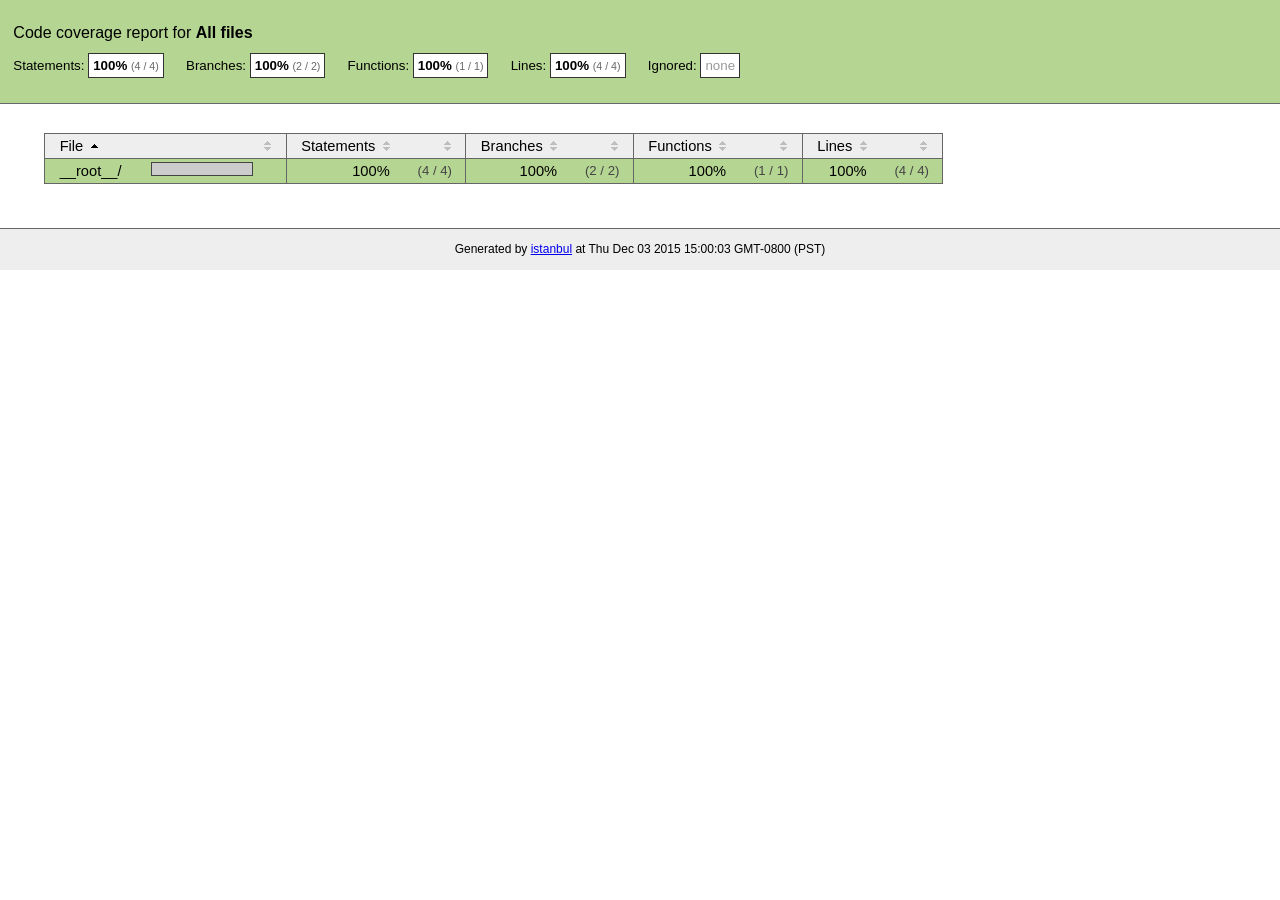
<file: server/node_modules/unique-filename/coverage/index.html>
<!doctype html>
<html lang="en">
<head>
    <title>Code coverage report for All files</title>
    <meta charset="utf-8">
    <link rel="stylesheet" href="prettify.css">
    <link rel="stylesheet" href="base.css">
    <style type='text/css'>
        div.coverage-summary .sorter {
            background-image: url(sort-arrow-sprite.png);
        }
    </style>
</head>
<body>
<div class="header high">
    <h1>Code coverage report for <span class="entity">All files</span></h1>
    <h2>
        Statements: <span class="metric">100% <small>(4 / 4)</small></span> &nbsp;&nbsp;&nbsp;&nbsp;
        Branches: <span class="metric">100% <small>(2 / 2)</small></span> &nbsp;&nbsp;&nbsp;&nbsp;
        Functions: <span class="metric">100% <small>(1 / 1)</small></span> &nbsp;&nbsp;&nbsp;&nbsp;
        Lines: <span class="metric">100% <small>(4 / 4)</small></span> &nbsp;&nbsp;&nbsp;&nbsp;
        Ignored: <span class="metric"><span class="ignore-none">none</span></span> &nbsp;&nbsp;&nbsp;&nbsp;
    </h2>
    <div class="path"></div>
</div>
<div class="body">
<div class="coverage-summary">
<table>
<thead>
<tr>
   <th data-col="file" data-fmt="html" data-html="true" class="file">File</th>
   <th data-col="pic" data-type="number" data-fmt="html" data-html="true" class="pic"></th>
   <th data-col="statements" data-type="number" data-fmt="pct" class="pct">Statements</th>
   <th data-col="statements_raw" data-type="number" data-fmt="html" class="abs"></th>
   <th data-col="branches" data-type="number" data-fmt="pct" class="pct">Branches</th>
   <th data-col="branches_raw" data-type="number" data-fmt="html" class="abs"></th>
   <th data-col="functions" data-type="number" data-fmt="pct" class="pct">Functions</th>
   <th data-col="functions_raw" data-type="number" data-fmt="html" class="abs"></th>
   <th data-col="lines" data-type="number" data-fmt="pct" class="pct">Lines</th>
   <th data-col="lines_raw" data-type="number" data-fmt="html" class="abs"></th>
</tr>
</thead>
<tbody><tr>
	<td class="file high" data-value="__root__/"><a href="__root__/index.html">__root__/</a></td>
	<td data-value="100" class="pic high"><span class="cover-fill cover-full" style="width: 100px;"></span><span class="cover-empty" style="width:0px;"></span></td>
	<td data-value="100" class="pct high">100%</td>
	<td data-value="4" class="abs high">(4&nbsp;/&nbsp;4)</td>
	<td data-value="100" class="pct high">100%</td>
	<td data-value="2" class="abs high">(2&nbsp;/&nbsp;2)</td>
	<td data-value="100" class="pct high">100%</td>
	<td data-value="1" class="abs high">(1&nbsp;/&nbsp;1)</td>
	<td data-value="100" class="pct high">100%</td>
	<td data-value="4" class="abs high">(4&nbsp;/&nbsp;4)</td>
	</tr>

</tbody>
</table>
</div>
</div>
<div class="footer">
    <div class="meta">Generated by <a href="http://istanbul-js.org/" target="_blank">istanbul</a> at Thu Dec 03 2015 15:00:03 GMT-0800 (PST)</div>
</div>
<script src="prettify.js"></script>
<script>
window.onload = function () {
        if (typeof prettyPrint === 'function') {
            prettyPrint();
        }
};
</script>
<script src="sorter.js"></script>
</body>
</html>
</file>
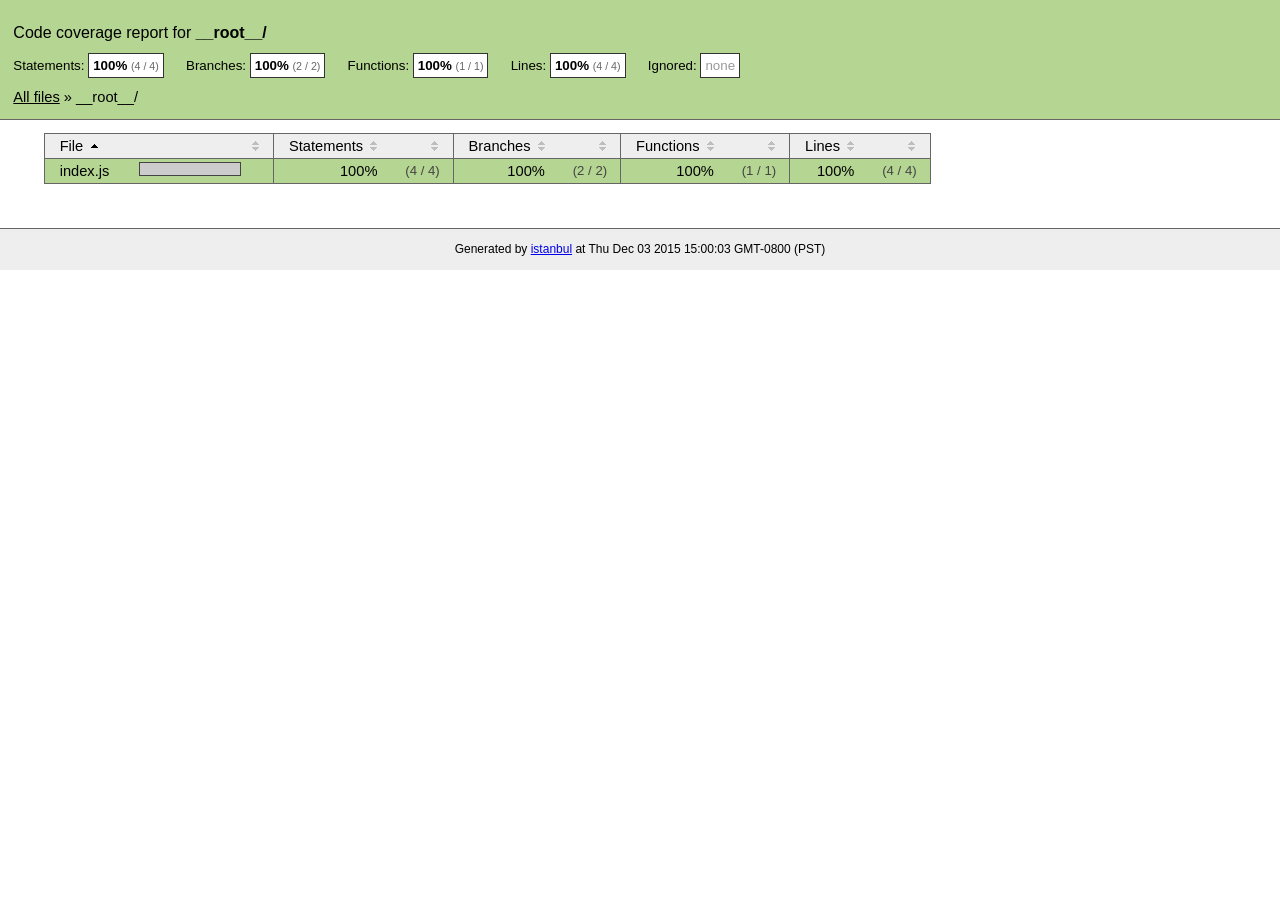
<file: server/node_modules/unique-filename/coverage/__root__/index.html>
<!doctype html>
<html lang="en">
<head>
    <title>Code coverage report for __root__/</title>
    <meta charset="utf-8">
    <link rel="stylesheet" href="../prettify.css">
    <link rel="stylesheet" href="../base.css">
    <style type='text/css'>
        div.coverage-summary .sorter {
            background-image: url(../sort-arrow-sprite.png);
        }
    </style>
</head>
<body>
<div class="header high">
    <h1>Code coverage report for <span class="entity">__root__/</span></h1>
    <h2>
        Statements: <span class="metric">100% <small>(4 / 4)</small></span> &nbsp;&nbsp;&nbsp;&nbsp;
        Branches: <span class="metric">100% <small>(2 / 2)</small></span> &nbsp;&nbsp;&nbsp;&nbsp;
        Functions: <span class="metric">100% <small>(1 / 1)</small></span> &nbsp;&nbsp;&nbsp;&nbsp;
        Lines: <span class="metric">100% <small>(4 / 4)</small></span> &nbsp;&nbsp;&nbsp;&nbsp;
        Ignored: <span class="metric"><span class="ignore-none">none</span></span> &nbsp;&nbsp;&nbsp;&nbsp;
    </h2>
    <div class="path"><a href="../index.html">All files</a> &#187; __root__/</div>
</div>
<div class="body">
<div class="coverage-summary">
<table>
<thead>
<tr>
   <th data-col="file" data-fmt="html" data-html="true" class="file">File</th>
   <th data-col="pic" data-type="number" data-fmt="html" data-html="true" class="pic"></th>
   <th data-col="statements" data-type="number" data-fmt="pct" class="pct">Statements</th>
   <th data-col="statements_raw" data-type="number" data-fmt="html" class="abs"></th>
   <th data-col="branches" data-type="number" data-fmt="pct" class="pct">Branches</th>
   <th data-col="branches_raw" data-type="number" data-fmt="html" class="abs"></th>
   <th data-col="functions" data-type="number" data-fmt="pct" class="pct">Functions</th>
   <th data-col="functions_raw" data-type="number" data-fmt="html" class="abs"></th>
   <th data-col="lines" data-type="number" data-fmt="pct" class="pct">Lines</th>
   <th data-col="lines_raw" data-type="number" data-fmt="html" class="abs"></th>
</tr>
</thead>
<tbody><tr>
	<td class="file high" data-value="index.js"><a href="index.js.html">index.js</a></td>
	<td data-value="100" class="pic high"><span class="cover-fill cover-full" style="width: 100px;"></span><span class="cover-empty" style="width:0px;"></span></td>
	<td data-value="100" class="pct high">100%</td>
	<td data-value="4" class="abs high">(4&nbsp;/&nbsp;4)</td>
	<td data-value="100" class="pct high">100%</td>
	<td data-value="2" class="abs high">(2&nbsp;/&nbsp;2)</td>
	<td data-value="100" class="pct high">100%</td>
	<td data-value="1" class="abs high">(1&nbsp;/&nbsp;1)</td>
	<td data-value="100" class="pct high">100%</td>
	<td data-value="4" class="abs high">(4&nbsp;/&nbsp;4)</td>
	</tr>

</tbody>
</table>
</div>
</div>
<div class="footer">
    <div class="meta">Generated by <a href="http://istanbul-js.org/" target="_blank">istanbul</a> at Thu Dec 03 2015 15:00:03 GMT-0800 (PST)</div>
</div>
<script src="../prettify.js"></script>
<script>
window.onload = function () {
        if (typeof prettyPrint === 'function') {
            prettyPrint();
        }
};
</script>
<script src="../sorter.js"></script>
</body>
</html>
</file>
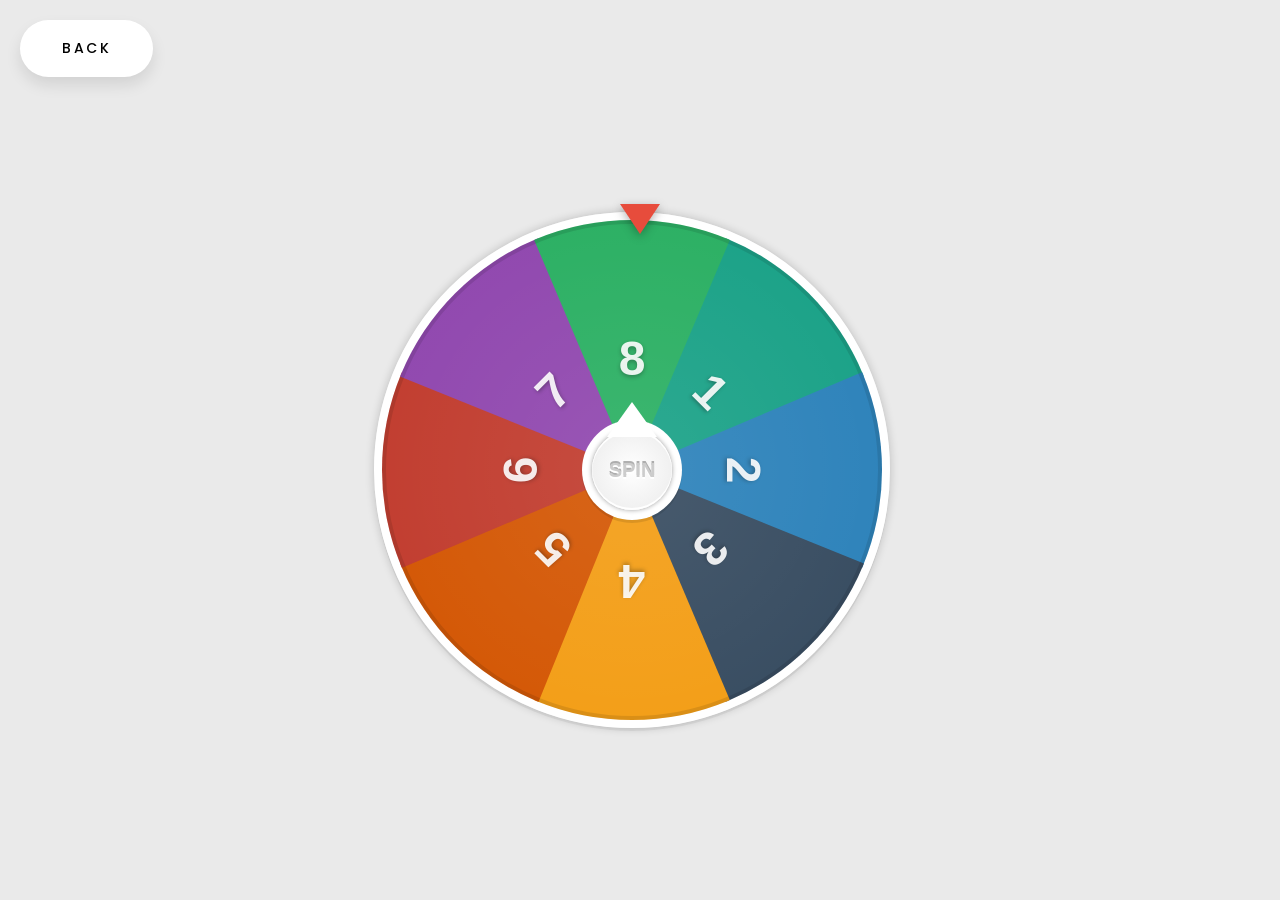
<file: spin/spinv1.html>
<!DOCTYPE html>
<html lang="en">
<head>
  <meta charset="UTF-8">
  <meta name="viewport" content="width=device-width, initial-scale=1.0">
  <link rel="stylesheet" href="https://cdnjs.cloudflare.com/ajax/libs/font-awesome/4.7.0/css/font-awesome.min.css">
  <link rel="stylesheet" href="spinv1.css">
  <link rel="stylesheet" href="spin-button.css">
  <title>Spin Wheel</title>
</head>
<body>

<a href="../Home/index.html" class="back">Back</a>

<div id="wrapper">
  <div id="pointer"></div>
  <div id="wheel">
    <div id="inner-wheel">
      <div class="sec"><span class="number">1</span></div>
      <div class="sec"><span class="number">2</span></div>
      <div class="sec"><span class="number">3</span></div>
      <div class="sec"><span class="number">4</span></div>
      <div class="sec"><span class="number">5</span></div>
      <div class="sec"><span class="number">6</span></div>
      <div class="sec"><span class="number">7</span></div>
      <div class="sec"><span class="number">8</span></div>
    </div>

    <div id="spin">
      <div id="inner-spin"></div>
    </div>

    <div id="shine"></div>
  </div>
  <div id="txt"></div>
  <!-- Popup kết quả -->
<div id="popup-overlay">
  <div id="popup">
    <div class="popup-content">
      <div class="result-number"></div>
      <div class="result-icon"></div>
      <button id="close-popup">Đóng</button>
    </div>
  </div>
</div>



<script src="https://code.jquery.com/jquery-3.6.0.min.js"></script>
<script src="spinv1.js"></script>

</body>
</html>
</file>
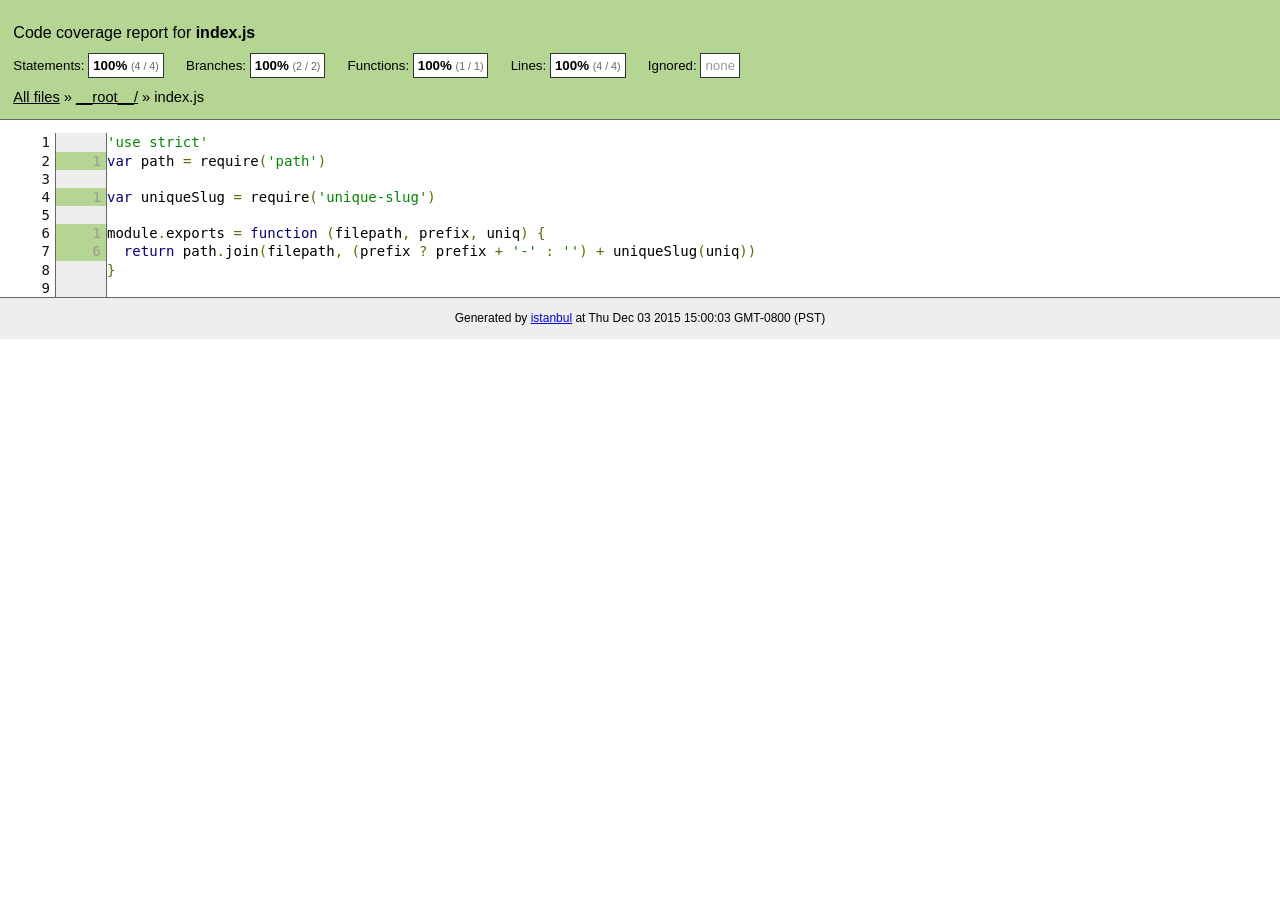
<file: server/node_modules/unique-filename/coverage/__root__/index.js.html>
<!doctype html>
<html lang="en">
<head>
    <title>Code coverage report for index.js</title>
    <meta charset="utf-8">
    <link rel="stylesheet" href="../prettify.css">
    <link rel="stylesheet" href="../base.css">
    <style type='text/css'>
        div.coverage-summary .sorter {
            background-image: url(../sort-arrow-sprite.png);
        }
    </style>
</head>
<body>
<div class="header high">
    <h1>Code coverage report for <span class="entity">index.js</span></h1>
    <h2>
        Statements: <span class="metric">100% <small>(4 / 4)</small></span> &nbsp;&nbsp;&nbsp;&nbsp;
        Branches: <span class="metric">100% <small>(2 / 2)</small></span> &nbsp;&nbsp;&nbsp;&nbsp;
        Functions: <span class="metric">100% <small>(1 / 1)</small></span> &nbsp;&nbsp;&nbsp;&nbsp;
        Lines: <span class="metric">100% <small>(4 / 4)</small></span> &nbsp;&nbsp;&nbsp;&nbsp;
        Ignored: <span class="metric"><span class="ignore-none">none</span></span> &nbsp;&nbsp;&nbsp;&nbsp;
    </h2>
    <div class="path"><a href="../index.html">All files</a> &#187; <a href="index.html">__root__/</a> &#187; index.js</div>
</div>
<div class="body">
<pre><table class="coverage">
<tr><td class="line-count">1
2
3
4
5
6
7
8
9</td><td class="line-coverage"><span class="cline-any cline-neutral">&nbsp;</span>
<span class="cline-any cline-yes">1</span>
<span class="cline-any cline-neutral">&nbsp;</span>
<span class="cline-any cline-yes">1</span>
<span class="cline-any cline-neutral">&nbsp;</span>
<span class="cline-any cline-yes">1</span>
<span class="cline-any cline-yes">6</span>
<span class="cline-any cline-neutral">&nbsp;</span>
<span class="cline-any cline-neutral">&nbsp;</span></td><td class="text"><pre class="prettyprint lang-js">'use strict'
var path = require('path')
&nbsp;
var uniqueSlug = require('unique-slug')
&nbsp;
module.exports = function (filepath, prefix, uniq) {
  return path.join(filepath, (prefix ? prefix + '-' : '') + uniqueSlug(uniq))
}
&nbsp;</pre></td></tr>
</table></pre>

</div>
<div class="footer">
    <div class="meta">Generated by <a href="http://istanbul-js.org/" target="_blank">istanbul</a> at Thu Dec 03 2015 15:00:03 GMT-0800 (PST)</div>
</div>
<script src="../prettify.js"></script>
<script>
window.onload = function () {
        if (typeof prettyPrint === 'function') {
            prettyPrint();
        }
};
</script>
<script src="../sorter.js"></script>
</body>
</html>
</file>
<file: server/node_modules/unique-filename/coverage/prettify.css>
.pln{color:#000}@media screen{.str{color:#080}.kwd{color:#008}.com{color:#800}.typ{color:#606}.lit{color:#066}.pun,.opn,.clo{color:#660}.tag{color:#008}.atn{color:#606}.atv{color:#080}.dec,.var{color:#606}.fun{color:red}}@media print,projection{.str{color:#060}.kwd{color:#006;font-weight:bold}.com{color:#600;font-style:italic}.typ{color:#404;font-weight:bold}.lit{color:#044}.pun,.opn,.clo{color:#440}.tag{color:#006;font-weight:bold}.atn{color:#404}.atv{color:#060}}pre.prettyprint{padding:2px;border:1px solid #888}ol.linenums{margin-top:0;margin-bottom:0}li.L0,li.L1,li.L2,li.L3,li.L5,li.L6,li.L7,li.L8{list-style-type:none}li.L1,li.L3,li.L5,li.L7,li.L9{background:#eee}
</file>
<file: server/node_modules/unique-filename/coverage/base.css>
body, html {
    margin:0; padding: 0;
}
body {
    font-family: Helvetica Neue, Helvetica,Arial;
    font-size: 10pt;
}
div.header, div.footer {
    background: #eee;
    padding: 1em;
}
div.header {
    z-index: 100;
    position: fixed;
    top: 0;
    border-bottom: 1px solid #666;
    width: 100%;
}
div.footer {
    border-top: 1px solid #666;
}
div.body {
    margin-top: 10em;
}
div.meta {
    font-size: 90%;
    text-align: center;
}
h1, h2, h3 {
    font-weight: normal;
}
h1 {
    font-size: 12pt;
}
h2 {
    font-size: 10pt;
}
pre {
    font-family: Consolas, Menlo, Monaco, monospace;
    margin: 0;
    padding: 0;
    line-height: 1.3;
    font-size: 14px;
    -moz-tab-size: 2;
    -o-tab-size:  2;
    tab-size: 2;
}

div.path { font-size: 110%; }
div.path a:link, div.path a:visited { color: #000; }
table.coverage { border-collapse: collapse; margin:0; padding: 0 }

table.coverage td {
    margin: 0;
    padding: 0;
    color: #111;
    vertical-align: top;
}
table.coverage td.line-count {
    width: 50px;
    text-align: right;
    padding-right: 5px;
}
table.coverage td.line-coverage {
    color: #777 !important;
    text-align: right;
    border-left: 1px solid #666;
    border-right: 1px solid #666;
}

table.coverage td.text {
}

table.coverage td span.cline-any {
    display: inline-block;
    padding: 0 5px;
    width: 40px;
}
table.coverage td span.cline-neutral {
    background: #eee;
}
table.coverage td span.cline-yes {
    background: #b5d592;
    color: #999;
}
table.coverage td span.cline-no {
    background: #fc8c84;
}

.cstat-yes { color: #111; }
.cstat-no { background: #fc8c84; color: #111; }
.fstat-no { background: #ffc520; color: #111 !important; }
.cbranch-no { background:  yellow !important; color: #111; }

.cstat-skip { background: #ddd; color: #111; }
.fstat-skip { background: #ddd; color: #111 !important; }
.cbranch-skip { background: #ddd !important; color: #111; }

.missing-if-branch {
    display: inline-block;
    margin-right: 10px;
    position: relative;
    padding: 0 4px;
    background: black;
    color: yellow;
}

.skip-if-branch {
    display: none;
    margin-right: 10px;
    position: relative;
    padding: 0 4px;
    background: #ccc;
    color: white;
}

.missing-if-branch .typ, .skip-if-branch .typ {
    color: inherit !important;
}

.entity, .metric { font-weight: bold; }
.metric { display: inline-block; border: 1px solid #333; padding: 0.3em; background: white; }
.metric small { font-size: 80%; font-weight: normal; color: #666; }

div.coverage-summary table { border-collapse: collapse; margin: 3em; font-size: 110%; }
div.coverage-summary td, div.coverage-summary table  th { margin: 0; padding: 0.25em 1em; border-top: 1px solid #666; border-bottom: 1px solid #666; }
div.coverage-summary th { text-align: left; border: 1px solid #666; background: #eee; font-weight: normal; }
div.coverage-summary th.file { border-right: none !important; }
div.coverage-summary th.pic { border-left: none !important; text-align: right; }
div.coverage-summary th.pct { border-right: none !important; }
div.coverage-summary th.abs { border-left: none !important; text-align: right; }
div.coverage-summary td.pct { text-align: right; border-left: 1px solid #666; }
div.coverage-summary td.abs { text-align: right; font-size: 90%; color: #444; border-right: 1px solid #666; }
div.coverage-summary td.file { border-left: 1px solid #666; white-space: nowrap;  }
div.coverage-summary td.pic { min-width: 120px !important;  }
div.coverage-summary a:link { text-decoration: none; color: #000; }
div.coverage-summary a:visited { text-decoration: none; color: #777; }
div.coverage-summary a:hover { text-decoration: underline; }
div.coverage-summary tfoot td { border-top: 1px solid #666; }

div.coverage-summary .sorter {
    height: 10px;
    width: 7px;
    display: inline-block;
    margin-left: 0.5em;
    background: url(sort-arrow-sprite.png) no-repeat scroll 0 0 transparent;
}
div.coverage-summary .sorted .sorter {
    background-position: 0 -20px;
}
div.coverage-summary .sorted-desc .sorter {
    background-position: 0 -10px;
}

.high { background: #b5d592 !important; }
.medium { background: #ffe87c !important; }
.low { background: #fc8c84 !important; }

span.cover-fill, span.cover-empty {
    display:inline-block;
    border:1px solid #444;
    background: white;
    height: 12px;
}
span.cover-fill {
    background: #ccc;
    border-right: 1px solid #444;
}
span.cover-empty {
    background: white;
    border-left: none;
}
span.cover-full {
    border-right: none !important;
}
pre.prettyprint {
    border: none !important;
    padding: 0 !important;
    margin: 0 !important;
}
.com { color: #999 !important; }
.ignore-none { color: #999; font-weight: normal; }
</file>
<file: spin/spinv1.css>
* {
  margin: 0;
  padding: 0;
}
body {
  background: #eaeaea;
  color: #fff;
  font-size: 18px;
  font-family: "Exo 2", sans-serif;
  height: 100vh;
  display: flex;
  align-items: center;
  justify-content: center;
}
#wrapper {
  margin: 40px auto 0;
  width: 532px;
  position: relative;
}
#txt {
  color: #2c3e50;
  text-align: center;
  margin-top: 30px;
  font-size: 24px;
  font-weight: bold;
  display: none;
}

/* Popup styles */
#popup-overlay {
  position: fixed;
  top: 0;
  left: 0;
  width: 100%;
  height: 100%;
  background: rgba(0, 0, 0, 0.7);
  display: none;
  justify-content: center;
  align-items: center;
  z-index: 100000;
  animation: fadeIn 0.3s ease;
}

#popup-overlay.show {
  display: flex;
}

#popup {
  background: #fff;
  border-radius: 20px;
  padding: 40px;
  box-shadow: 0 10px 40px rgba(0, 0, 0, 0.3);
  text-align: center;
  min-width: 300px;
  animation: popupSlide 0.4s ease;
}

.popup-content .result-number {
  font-size: 72px;
  color: #3498db;
  font-weight: bold;
  margin-bottom: 20px;
  text-shadow: 2px 2px 4px rgba(0, 0, 0, 0.1);
}

.popup-content .result-icon {
  font-size: 28px;
  color: #34495e;
  margin-bottom: 30px;
}

#close-popup {
  background: linear-gradient(135deg, #667eea 0%, #764ba2 100%);
  color: #fff;
  border: none;
  padding: 12px 40px;
  border-radius: 25px;
  font-size: 18px;
  font-weight: bold;
  cursor: pointer;
  transition: all 0.3s ease;
  box-shadow: 0 4px 15px rgba(102, 126, 234, 0.4);
}

#close-popup:hover {
  transform: translateY(-2px);
  box-shadow: 0 6px 20px rgba(102, 126, 234, 0.6);
}

#close-popup:active {
  transform: translateY(0);
}

@keyframes fadeIn {
  from {
    opacity: 0;
  }
  to {
    opacity: 1;
  }
}

@keyframes popupSlide {
  from {
    transform: translateY(-50px);
    opacity: 0;
  }
  to {
    transform: translateY(0);
    opacity: 1;
  }
}

#wheel {
  width: 500px;
  height: 500px;
  border-radius: 50%;
  position: relative;
  overflow: hidden;
  border: 8px solid #fff;
  box-shadow: rgba(0, 0, 0, 0.2) 0px 0px 10px, rgba(0, 0, 0, 0.05) 0px 3px 0px;
  transform: rotate(0deg);
}
#wheel:before {
  content: '';
  position: absolute;
  border: 4px solid rgba(0, 0, 0, 0.1);
  width: 492px;
  height: 492px;
  border-radius: 50%;
  z-index: 1000;
}
#inner-wheel {
  width: 100%;
  height: 100%;
  transition: all 6s cubic-bezier(0, .99, .44, .99);
}
#wheel .sec {
  position: absolute;
  width: 0;
  height: 0;
  border-style: solid;
  border-width: 255px 108px 0;
  border-color: #19c transparent;
  transform-origin: 108px 254px;
  left: 142px;
  top: -4px;
  opacity: 1;
}
#wheel .sec:nth-child(1) {
  transform: rotate(45deg);
  border-color: #16a085 transparent;
}
#wheel .sec:nth-child(2) {
  transform: rotate(90deg);
  border-color: #2980b9 transparent;
}
#wheel .sec:nth-child(3) {
  transform: rotate(135deg);
  border-color: #34495e transparent;
}
#wheel .sec:nth-child(4) {
  transform: rotate(180deg);
  border-color: #f39c12 transparent;
}
#wheel .sec:nth-child(5) {
  transform: rotate(225deg);
  border-color: #d35400 transparent;
}
#wheel .sec:nth-child(6) {
  transform: rotate(270deg);
  border-color: #c0392b transparent;
}
#wheel .sec:nth-child(7) {
  transform: rotate(315deg);
  border-color: #8e44ad transparent;
}
#wheel .sec:nth-child(8) {
  transform: rotate(360deg);
  border-color: #27ae60 transparent;
}
#wheel .sec .number {
  position: absolute;
  top: -140px;
  left: 50%;
  transform: translateX(-50%);
  font-size: 48px;
  font-weight: bold;
  color: rgba(255, 255, 255, 0.9);
  text-shadow: 0 2px 4px rgba(0, 0, 0, 0.3);
  z-index: 1000001;
}
#spin {
  width: 100px;
  height: 100px;
  position: absolute;
  top: 50%;
  left: 50%;
  margin: -50px 0 0 -50px;
  border-radius: 50%;
  box-shadow: rgba(0, 0, 0, 0.1) 0px 3px 0px;
  z-index: 1000;
  background: #fff;
  cursor: pointer;
  font-family: "Exo 2", sans-serif;
  user-select: none;
}
#spin:after {
  content: 'SPIN';
  text-align: center;
  line-height: 100px;
  color: #ccc;
  text-shadow: 0 2px 0 #fff, 0 -2px 0 rgba(0, 0, 0, 0.3);
  position: relative;
  z-index: 100000;
  width: 100px;
  height: 100px;
  display: block;
  font-size: 20px;
  font-weight: bold;
}
#spin:before {
  content: '';
  position: absolute;
  width: 0;
  height: 0;
  border-style: solid;
  border-width: 0 25px 35px 25px;
  border-color: transparent transparent #fff transparent;
  top: -18px;
  left: 25px;
  z-index: 100002;
}
#pointer {
  position: absolute;
  width: 0;
  height: 0;
  border-style: solid;
  border-width: 30px 20px 0 20px;
  border-color: #e74c3c transparent transparent transparent;
  top: -8px;
  left: 50%;
  margin-left: -20px;
  z-index: 10000;
  filter: drop-shadow(0 3px 5px rgba(0,0,0,0.3));
}
#inner-spin {
  width: 80px;
  height: 80px;
  position: absolute;
  top: 50%;
  left: 50%;
  margin: -40px 0 0 -40px;
  border-radius: 50%;
  z-index: 999;
  box-shadow: rgba(255, 255, 255, 1) 0px -2px 0px inset, rgba(255, 255, 255, 1) 0px 2px 0px inset, rgba(0, 0, 0, 0.4) 0px 0px 5px;
  background: radial-gradient(ellipse at center, rgba(255, 255, 255, 1) 0%, rgba(234, 234, 234, 1) 100%);
}
#spin:active #inner-spin {
  box-shadow: rgba(0, 0, 0, 0.4) 0px 0px 5px inset;
}
#spin:active:after {
  font-size: 18px;
}
#shine {
  width: 500px;
  height: 500px;
  position: absolute;
  top: 0;
  left: 0;
  background: radial-gradient(ellipse at center, rgba(255, 255, 255, 1) 0%, rgba(255, 255, 255, 0.99) 1%, rgba(255, 255, 255, 0.91) 9%, rgba(255, 255, 255, 0) 100%);
  opacity: 0.1;
}
@keyframes hh {
  0%, 100% {
    transform: rotate(0deg);
  }
  50% {
    transform: rotate(7deg);
  }
}
.spin {
  animation: hh 0.1s;
}

/* ===========================
   ✅ RESPONSIVE FIX (MOBILE)
   Paste at END of your CSS
=========================== */

:root {
  --wheel-base: 500;                 /* wheel gốc 500px */
  --wheel-size: min(90vw, 420px);    /* wheel sẽ co theo màn hình */
  --wheel-scale: calc(var(--wheel-size) / (var(--wheel-base) * 1px));
}

@media (max-width: 600px) {
  body {
    height: 100vh;                 /* ✅ luôn theo chiều cao màn hình */
    display: flex;
    justify-content: center;       /* ✅ căn giữa theo chiều dọc */
    align-items: center;           /* ✅ căn giữa theo chiều ngang */
    padding: 16px;
    padding-top: calc(16px + env(safe-area-inset-top));
    padding-bottom: calc(16px + env(safe-area-inset-bottom));
    box-sizing: border-box;
  }

  /* wrapper không cố định 532px nữa + bỏ margin-top */
  #wrapper {
    width: 100% !important;
    max-width: 480px;
    margin: 0 auto; /* ✅ bỏ 12px auto 0 để không dính lên trên */
    height: calc(var(--wheel-size) + 40px);
    position: relative;

    /* ✅ hạ xuống một chút cho dễ bấm (tùy chỉnh 20px/30px/40px) */
    transform: translateY(40px);
  }

  /* Scale cả bánh xe để giữ nguyên hình tam giác .sec */
  #wheel,
  #shine {
    width: 500px;
    height: 500px;
    transform-origin: top left;
    transform: scale(var(--wheel-scale));
  }

  /* Pointer đi theo tâm wheel */
  #pointer {
    left: calc(var(--wheel-size) / 2);
    margin-left: -20px;
    top: -10px;
  }

  /* Popup fit màn hình */
  #popup {
    width: calc(100vw - 32px);
    max-width: 420px;
    min-width: auto;
    padding: 20px;
    border-radius: 16px;
  }

  .popup-content .result-number {
    font-size: 56px;
  }

  .popup-content .result-icon {
    font-size: 20px;
    margin-bottom: 16px;
  }

  #close-popup {
    width: 100%;
    padding: 12px 16px;
    font-size: 16px;
  }

  #txt {
    font-size: 18px;
    margin-top: 16px;
  }

  #popup-overlay {
  background: transparent !important;
}
}
</file>
<file: spin/spin-button.css>
@import url('https://fonts.googleapis.com/css2?family=Knewave&family=Poppins:ital,wght@0,100;0,200;0,300;0,400;0,600;0,700;1,100;1,200;1,300;1,400;1,500&display=swap');

/* Chỉ reset tối thiểu cho nút back */
.back {
    font-family: "Poppins", sans-serif;
    position: fixed;
    top: 20px;
    left: 20px;

    padding: 1.3em 3em;
    font-size: 14px;
    text-transform: uppercase;
    letter-spacing: 2.5px;
    font-weight: 500;

    color: #000;
    background-color: #fff;

    border-radius: 45px;
    box-shadow: 0px 8px 15px rgba(0, 0, 0, 0.1);

    text-decoration: none;
    cursor: pointer;
    outline: none;
    border: none;

    display: inline-block;
    transition: all 0.3s ease;
    z-index: 999;
}

/* Hover effect */
.back:hover {
    background-color: #23c483;
    box-shadow: 0px 15px 20px rgba(46, 229, 157, 0.4);
    color: #fff;
    transform: translateY(-7px);
}

/* Active */
.back:active {
    transform: translateY(-1px);
}

/* Responsive */
@media (max-width: 600px) {
    .back {
        padding: 1em 2em;
        font-size: 12px;
    }
}
</file>
